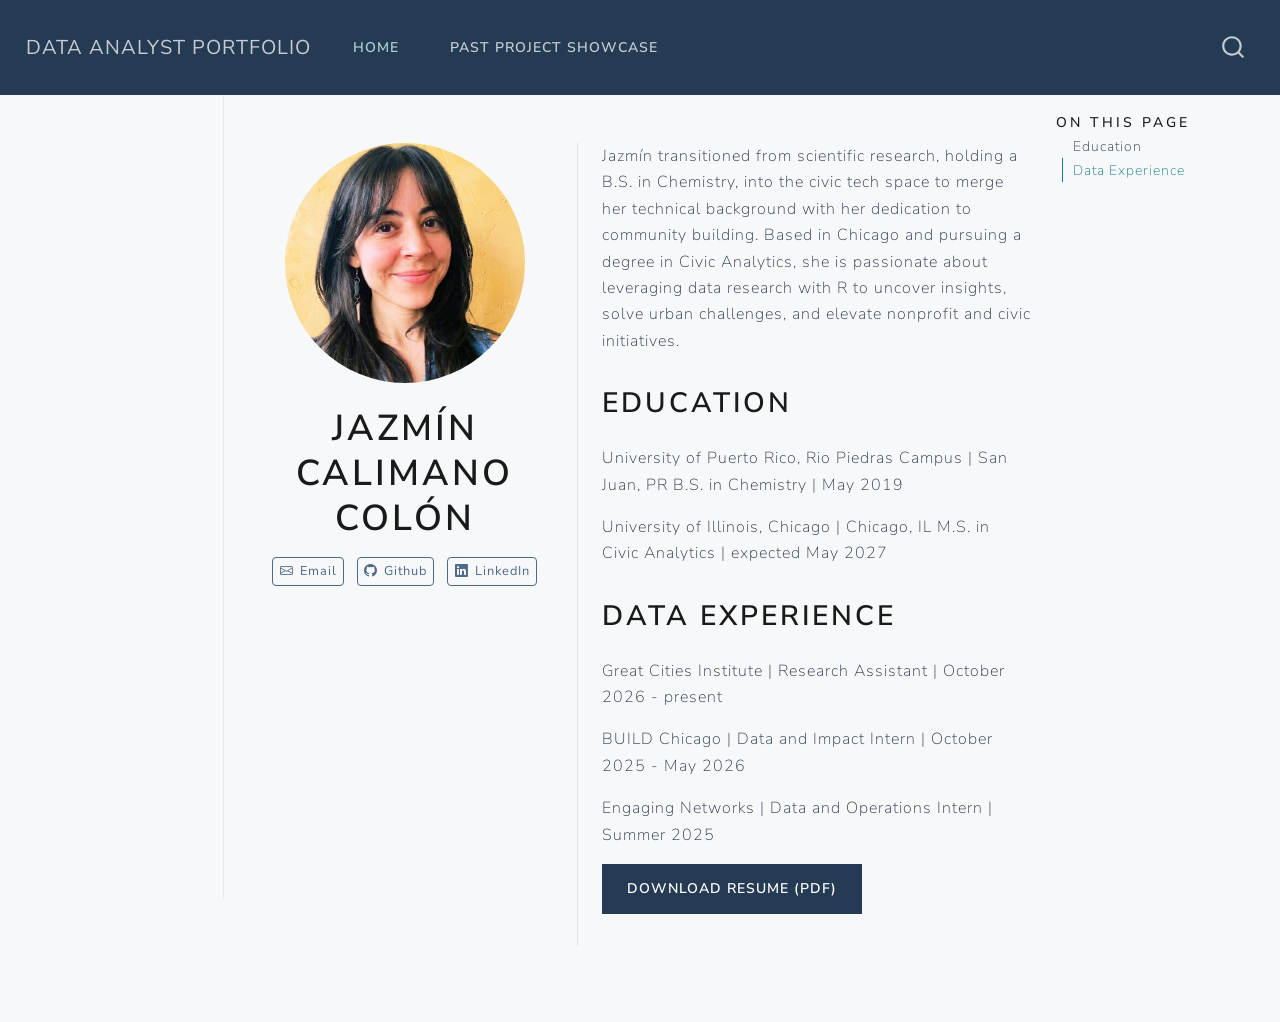
<file: docs/index.html>
<!DOCTYPE html>
<html xmlns="http://www.w3.org/1999/xhtml" lang="en" xml:lang="en"><head>

<meta charset="utf-8">
<meta name="generator" content="quarto-1.10.18">

<meta name="viewport" content="width=device-width, initial-scale=1.0, user-scalable=yes">


<title>Jazmín Calimano Colón – Data Analyst Portfolio</title>
<style>
/* Default styles provided by pandoc.
** See https://pandoc.org/MANUAL.html#variables-for-html for config info.
*/
span.smallcaps{font-variant: small-caps;}
div.columns{display: flex; gap: 1.5em;}
div.column{flex: auto;}
@media screen {
div.columns{gap: min(4vw, 1.5em);}
div.column{overflow-x: auto;}
}
div.hanging-indent{margin-left: 1.5em; text-indent: -1.5em;}
ul.task-list{list-style: none;}
ul.task-list li input[type="checkbox"] {
  width: 0.8em;
  margin: 0 0.8em 0.2em -1em; /* quarto-specific, see https://github.com/quarto-dev/quarto-cli/issues/4556 */ 
  vertical-align: middle;
}
</style>


<script src="site_libs/quarto-nav/quarto-nav.js"></script>
<script src="site_libs/quarto-nav/headroom.min.js"></script>
<script src="site_libs/clipboard/clipboard.min.js"></script>
<script src="site_libs/quarto-search/autocomplete.umd.js"></script>
<script src="site_libs/quarto-search/fuse.min.js"></script>
<script src="site_libs/quarto-search/quarto-search.js"></script>
<meta name="quarto:offset" content="./">
<script src="site_libs/quarto-html/quarto.js" type="module"></script>
<script src="site_libs/quarto-html/tabsets/tabsets.js" type="module"></script>
<script src="site_libs/quarto-html/popper.min.js"></script>
<script src="site_libs/quarto-html/tippy.umd.min.js"></script>
<link href="site_libs/quarto-html/tippy.css" rel="stylesheet">
<link href="site_libs/quarto-html/quarto-syntax-highlighting-64a204ab8560d761af7679ceaba22944.css" rel="stylesheet" id="quarto-text-highlighting-styles">
<script src="site_libs/bootstrap/bootstrap.min.js"></script>
<link href="site_libs/bootstrap/bootstrap-icons.css" rel="stylesheet">
<link href="site_libs/bootstrap/bootstrap-ba2edb71e77204fa17fefb20721de3a7.min.css" rel="stylesheet" append-hash="true" id="quarto-bootstrap" data-mode="light">
<script id="quarto-search-options" type="application/json">{
  "location": "navbar",
  "copy-button": false,
  "collapse-after": 3,
  "panel-placement": "end",
  "type": "overlay",
  "limit": 50,
  "keyboard-shortcut": [
    "f",
    "/",
    "s"
  ],
  "show-item-context": false,
  "language": {
    "search-no-results-text": "No results",
    "search-matching-documents-text": "matching documents",
    "search-copy-link-title": "Copy link to search",
    "search-hide-matches-text": "Hide additional matches",
    "search-more-match-text": "more match in this document",
    "search-more-matches-text": "more matches in this document",
    "search-clear-button-title": "Clear",
    "search-text-placeholder": "",
    "search-detached-cancel-button-title": "Cancel",
    "search-submit-button-title": "Submit",
    "search-label": "Search"
  }
}</script>


<link rel="stylesheet" href="styles.css">
</head>

<body class="nav-sidebar docked nav-fixed quarto-light">

<div id="quarto-search-results"></div>
  <header id="quarto-header" class="headroom fixed-top">
    <nav class="navbar navbar-expand-lg " data-bs-theme="dark">
      <div class="navbar-container container-fluid">
      <div class="navbar-brand-container mx-auto">
    <a class="navbar-brand" href="./index.html">
    <span class="navbar-title">Data Analyst Portfolio</span>
    </a>
  </div>
            <div id="quarto-search" class="" title="Search"></div>
          <button class="navbar-toggler" type="button" data-bs-toggle="collapse" data-bs-target="#navbarCollapse" aria-controls="navbarCollapse" role="menu" aria-expanded="false" aria-label="Toggle navigation" onclick="if (window.quartoToggleHeadroom) { window.quartoToggleHeadroom(); }">
  <span class="navbar-toggler-icon"></span>
</button>
          <div class="collapse navbar-collapse" id="navbarCollapse">
            <ul class="navbar-nav navbar-nav-scroll me-auto">
  <li class="nav-item">
    <a class="nav-link active" href="./index.html" aria-current="page"> 
<span class="menu-text">Home</span></a>
  </li>  
  <li class="nav-item">
    <a class="nav-link" href="./past_projects.html"> 
<span class="menu-text">Past Project Showcase</span></a>
  </li>  
</ul>
          </div> <!-- /navcollapse -->
            <div class="quarto-navbar-tools">
</div>
      </div> <!-- /container-fluid -->
    </nav>
  <nav class="quarto-secondary-nav">
    <div class="container-fluid d-flex">
      <button type="button" class="quarto-btn-toggle btn" data-bs-toggle="collapse" role="button" data-bs-target=".quarto-sidebar-collapse-item" aria-controls="quarto-sidebar" aria-expanded="false" aria-label="Toggle sidebar navigation" onclick="if (window.quartoToggleHeadroom) { window.quartoToggleHeadroom(); }">
        <i class="bi bi-layout-text-sidebar-reverse"></i>
      </button>
        <nav class="quarto-page-breadcrumbs" aria-label="breadcrumb"><ol class="breadcrumb"><li class="breadcrumb-item">Jazmín Calimano Colón</li></ol></nav>
        <a class="flex-grow-1" role="navigation" data-bs-toggle="collapse" data-bs-target=".quarto-sidebar-collapse-item" aria-controls="quarto-sidebar" aria-expanded="false" aria-label="Toggle sidebar navigation" onclick="if (window.quartoToggleHeadroom) { window.quartoToggleHeadroom(); }">      
        </a>
      <button type="button" class="btn quarto-search-button" aria-label="Search" onclick="window.quartoOpenSearch();">
        <i class="bi bi-search"></i>
      </button>
    </div>
  </nav>
</header>
<!-- content -->
<div id="quarto-content" class="quarto-container page-columns page-rows-contents page-layout-article page-navbar">
<!-- sidebar -->
  <nav id="quarto-sidebar" class="sidebar collapse collapse-horizontal quarto-sidebar-collapse-item sidebar-navigation docked overflow-auto">
        <div class="mt-2 flex-shrink-0 align-items-center">
        <div class="sidebar-search">
        <div id="quarto-search" class="" title="Search"></div>
        </div>
        </div>
</nav>
<div id="quarto-sidebar-glass" class="quarto-sidebar-collapse-item" data-bs-toggle="collapse" data-bs-target=".quarto-sidebar-collapse-item"></div>
<!-- margin-sidebar -->
    <div id="quarto-margin-sidebar" class="sidebar margin-sidebar">
        <nav id="TOC" role="doc-toc" class="toc-active">
    <h2 id="toc-title">On this page</h2>
  <ul>
  <li><a href="#education" id="toc-education" class="nav-link active" data-scroll-target="#education">Education</a></li>
  <li><a href="#data-experience" id="toc-data-experience" class="nav-link" data-scroll-target="#data-experience">Data Experience</a></li>
  </ul>
</nav>
    </div>
<!-- main -->
<div class="quarto-about-trestles">
  <div class="about-entity">
    <img src="profile.jpg" class="about-image
  round " style="height: 15em; width: 15em;">
<header id="title-block-header" class="quarto-title-block default">
<div class="quarto-title">
<h1 class="title">Jazmín Calimano Colón</h1>
</div>
<div class="quarto-title-meta">
  </div>
</header>
    <div class="about-links">
  <a href="mailto:jazmincalimano@gmail.com" class="about-link" rel="" target="">
    <i class="bi bi-envelope"></i>
     <span class="about-link-text">Email</span>
  </a>
  <a href="https://github.com/jazmin-coder" class="about-link" rel="" target="">
    <i class="bi bi-github"></i>
     <span class="about-link-text">Github</span>
  </a>
  <a href="https://www.linkedin.com/in/jcalimano/" class="about-link" rel="" target="">
    <i class="bi bi-linkedin"></i>
     <span class="about-link-text">LinkedIn</span>
  </a>
</div>
  </div>
  <div class="about-contents"><main class="content" id="quarto-document-content">

<p>Jazmín transitioned from scientific research, holding a B.S. in Chemistry, into the civic tech space to merge her technical background with her dedication to community building. Based in Chicago and pursuing a degree in Civic Analytics, she is passionate about leveraging data research with R to uncover insights, solve urban challenges, and elevate nonprofit and civic initiatives.</p>
<section id="education" class="level2">
<h2 data-anchor-id="education">Education</h2>
<p>University of Puerto Rico, Rio Piedras Campus | San Juan, PR B.S. in Chemistry | May 2019</p>
<p>University of Illinois, Chicago | Chicago, IL M.S. in Civic Analytics | expected May 2027</p>
</section>
<section id="data-experience" class="level2">
<h2 data-anchor-id="data-experience">Data Experience</h2>
<p>Great Cities Institute | Research Assistant | October 2026 - present</p>
<p>BUILD Chicago | Data and Impact Intern | October 2025 - May 2026</p>
<p>Engaging Networks | Data and Operations Intern | Summer 2025</p>
<p><a href="projects/resume.pdf" target="_blank" rel="noopener noreferrer" class="btn btn-primary"> Download Resume (PDF) </a></p>


</section>
</main></div>
</div>
 <!-- /main -->
<script id="quarto-html-after-body" type="application/javascript">
  window.document.addEventListener("DOMContentLoaded", function (event) {
    const isCodeAnnotation = (el) => {
      for (const clz of el.classList) {
        if (clz.startsWith('code-annotation-')) {                     
          return true;
        }
      }
      return false;
    }
    const onCopySuccess = function(e) {
      // button target
      const button = e.trigger;
      // don't keep focus
      button.blur();
      // flash "checked"
      button.classList.add('code-copy-button-checked');
      var currentTitle = button.getAttribute("title");
      button.setAttribute("title", "Copied!");
      let tooltip;
      if (window.bootstrap) {
        button.setAttribute("data-bs-toggle", "tooltip");
        button.setAttribute("data-bs-placement", "left");
        button.setAttribute("data-bs-title", "Copied!");
        tooltip = new bootstrap.Tooltip(button, 
          { trigger: "manual", 
            customClass: "code-copy-button-tooltip",
            offset: [0, -8]});
        tooltip.show();    
      }
      setTimeout(function() {
        if (tooltip) {
          tooltip.hide();
          button.removeAttribute("data-bs-title");
          button.removeAttribute("data-bs-toggle");
          button.removeAttribute("data-bs-placement");
        }
        button.setAttribute("title", currentTitle);
        button.classList.remove('code-copy-button-checked');
      }, 1000);
      // clear code selection
      e.clearSelection();
    }
    const getTextToCopy = function(trigger) {
      const outerScaffold = trigger.parentElement.cloneNode(true);
      const codeEl = outerScaffold.querySelector('code');
      for (const childEl of codeEl.children) {
        if (isCodeAnnotation(childEl)) {
          childEl.remove();
        }
      }
      return codeEl.innerText;
    }
    const clipboard = new window.ClipboardJS('.code-copy-button:not([data-in-quarto-modal])', {
      text: getTextToCopy
    });
    clipboard.on('success', onCopySuccess);
    if (window.document.getElementById('quarto-embedded-source-code-modal')) {
      const clipboardModal = new window.ClipboardJS('.code-copy-button[data-in-quarto-modal]', {
        text: getTextToCopy,
        container: window.document.getElementById('quarto-embedded-source-code-modal')
      });
      clipboardModal.on('success', onCopySuccess);
    }
      var localhostRegex = new RegExp(/^(?:http|https):\/\/localhost\:?[0-9]*\//);
      var mailtoRegex = new RegExp(/^mailto:/);
        var filterRegex = new RegExp('/' + window.location.host + '/');
      var isInternal = (href) => {
          return filterRegex.test(href) || localhostRegex.test(href) || mailtoRegex.test(href);
      }
      // Inspect non-navigation links and adorn them if external
     var links = window.document.querySelectorAll('a[href]:not(.nav-link):not(.navbar-brand):not(.toc-action):not(.sidebar-link):not(.sidebar-item-toggle):not(.pagination-link):not(.no-external):not([aria-hidden]):not(.dropdown-item):not(.quarto-navigation-tool):not(.about-link)');
      for (var i=0; i<links.length; i++) {
        const link = links[i];
        if (!isInternal(link.href)) {
          // undo the damage that might have been done by quarto-nav.js in the case of
          // links that we want to consider external
          if (link.dataset.originalHref !== undefined) {
            link.href = link.dataset.originalHref;
          }
        }
      }
    function tippyHover(el, contentFn, onTriggerFn, onUntriggerFn) {
      const config = {
        allowHTML: true,
        maxWidth: 500,
        delay: 100,
        arrow: false,
        appendTo: function(el) {
            return el.parentElement;
        },
        interactive: true,
        interactiveBorder: 10,
        theme: 'quarto',
        placement: 'bottom-start',
      };
      if (contentFn) {
        config.content = contentFn;
      }
      if (onTriggerFn) {
        config.onTrigger = onTriggerFn;
      }
      if (onUntriggerFn) {
        config.onUntrigger = onUntriggerFn;
      }
      window.tippy(el, config); 
    }
    const noterefs = window.document.querySelectorAll('a[role="doc-noteref"]');
    for (var i=0; i<noterefs.length; i++) {
      const ref = noterefs[i];
      tippyHover(ref, function() {
        // use id or data attribute instead here
        let href = ref.getAttribute('data-footnote-href') || ref.getAttribute('href');
        try { href = new URL(href).hash; } catch {}
        const id = href.replace(/^#\/?/, "");
        const note = window.document.getElementById(id);
        if (note) {
          return note.innerHTML;
        } else {
          return "";
        }
      });
    }
    const xrefs = window.document.querySelectorAll('a.quarto-xref');
    const processXRef = (id, note) => {
      // Strip column container classes
      const stripColumnClz = (el) => {
        el.classList.remove("page-full", "page-columns");
        if (el.children) {
          for (const child of el.children) {
            stripColumnClz(child);
          }
        }
      }
      stripColumnClz(note)
      if (id === null || id.startsWith('sec-')) {
        // Special case sections, only their first couple elements
        const container = document.createElement("div");
        if (note.children && note.children.length > 2) {
          container.appendChild(note.children[0].cloneNode(true));
          for (let i = 1; i < note.children.length; i++) {
            const child = note.children[i];
            if (child.tagName === "P" && child.innerText === "") {
              continue;
            } else {
              container.appendChild(child.cloneNode(true));
              break;
            }
          }
          if (window.Quarto?.typesetMath) {
            window.Quarto.typesetMath(container);
          }
          return container.innerHTML
        } else {
          if (window.Quarto?.typesetMath) {
            window.Quarto.typesetMath(note);
          }
          return note.innerHTML;
        }
      } else {
        // Remove any anchor links if they are present
        const anchorLink = note.querySelector('a.anchorjs-link');
        if (anchorLink) {
          anchorLink.remove();
        }
        if (window.Quarto?.typesetMath) {
          window.Quarto.typesetMath(note);
        }
        if (note.classList.contains("callout")) {
          return note.outerHTML;
        } else {
          return note.innerHTML;
        }
      }
    }
    for (var i=0; i<xrefs.length; i++) {
      const xref = xrefs[i];
      tippyHover(xref, undefined, function(instance) {
        instance.disable();
        let url = xref.getAttribute('href');
        let hash = undefined; 
        if (url.startsWith('#')) {
          hash = url;
        } else {
          try { hash = new URL(url).hash; } catch {}
        }
        if (hash) {
          const id = hash.replace(/^#\/?/, "");
          const note = window.document.getElementById(id);
          if (note !== null) {
            try {
              const html = processXRef(id, note.cloneNode(true));
              instance.setContent(html);
            } finally {
              instance.enable();
              instance.show();
            }
          } else {
            // See if we can fetch this
            fetch(url.split('#')[0])
            .then(res => res.text())
            .then(html => {
              const parser = new DOMParser();
              const htmlDoc = parser.parseFromString(html, "text/html");
              const note = htmlDoc.getElementById(id);
              if (note !== null) {
                const html = processXRef(id, note);
                instance.setContent(html);
              } 
            }).finally(() => {
              instance.enable();
              instance.show();
            });
          }
        } else {
          // See if we can fetch a full url (with no hash to target)
          // This is a special case and we should probably do some content thinning / targeting
          fetch(url)
          .then(res => res.text())
          .then(html => {
            const parser = new DOMParser();
            const htmlDoc = parser.parseFromString(html, "text/html");
            const note = htmlDoc.querySelector('main.content');
            if (note !== null) {
              // This should only happen for chapter cross references
              // (since there is no id in the URL)
              // remove the first header
              if (note.children.length > 0 && note.children[0].tagName === "HEADER") {
                note.children[0].remove();
              }
              const html = processXRef(null, note);
              instance.setContent(html);
            } 
          }).finally(() => {
            instance.enable();
            instance.show();
          });
        }
      }, function(instance) {
      });
    }
        let selectedAnnoteEl;
        const selectorForAnnotation = ( cell, annotation) => {
          let cellAttr = 'data-code-cell="' + cell + '"';
          let lineAttr = 'data-code-annotation="' +  annotation + '"';
          const selector = 'span[' + cellAttr + '][' + lineAttr + ']';
          return selector;
        }
        const selectCodeLines = (annoteEl) => {
          const doc = window.document;
          const targetCell = annoteEl.getAttribute("data-target-cell");
          const targetAnnotation = annoteEl.getAttribute("data-target-annotation");
          const annoteSpan = window.document.querySelector(selectorForAnnotation(targetCell, targetAnnotation));
          const lines = annoteSpan.getAttribute("data-code-lines").split(",");
          const lineIds = lines.map((line) => {
            return targetCell + "-" + line;
          })
          let top = null;
          let height = null;
          let parent = null;
          if (lineIds.length > 0) {
              //compute the position of the single el (top and bottom and make a div)
              const el = window.document.getElementById(lineIds[0]);
              top = el.offsetTop;
              height = el.offsetHeight;
              parent = el.parentElement.parentElement;
            if (lineIds.length > 1) {
              const lastEl = window.document.getElementById(lineIds[lineIds.length - 1]);
              const bottom = lastEl.offsetTop + lastEl.offsetHeight;
              height = bottom - top;
            }
            if (top !== null && height !== null && parent !== null) {
              // cook up a div (if necessary) and position it 
              let div = window.document.getElementById("code-annotation-line-highlight");
              if (div === null) {
                div = window.document.createElement("div");
                div.setAttribute("id", "code-annotation-line-highlight");
                div.style.position = 'absolute';
                parent.appendChild(div);
              }
              div.style.top = top - 2 + "px";
              div.style.height = height + 4 + "px";
              div.style.left = 0;
              let gutterDiv = window.document.getElementById("code-annotation-line-highlight-gutter");
              if (gutterDiv === null) {
                gutterDiv = window.document.createElement("div");
                gutterDiv.setAttribute("id", "code-annotation-line-highlight-gutter");
                gutterDiv.style.position = 'absolute';
                const codeCell = window.document.getElementById(targetCell);
                const gutter = codeCell.querySelector('.code-annotation-gutter');
                gutter.appendChild(gutterDiv);
              }
              gutterDiv.style.top = top - 2 + "px";
              gutterDiv.style.height = height + 4 + "px";
            }
            selectedAnnoteEl = annoteEl;
          }
        };
        const unselectCodeLines = () => {
          const elementsIds = ["code-annotation-line-highlight", "code-annotation-line-highlight-gutter"];
          elementsIds.forEach((elId) => {
            const div = window.document.getElementById(elId);
            if (div) {
              div.remove();
            }
          });
          selectedAnnoteEl = undefined;
        };
          // Handle positioning of the toggle
      window.addEventListener(
        "resize",
        throttle(() => {
          elRect = undefined;
          if (selectedAnnoteEl) {
            selectCodeLines(selectedAnnoteEl);
          }
        }, 10)
      );
      function throttle(fn, ms) {
      let throttle = false;
      let timer;
        return (...args) => {
          if(!throttle) { // first call gets through
              fn.apply(this, args);
              throttle = true;
          } else { // all the others get throttled
              if(timer) clearTimeout(timer); // cancel #2
              timer = setTimeout(() => {
                fn.apply(this, args);
                timer = throttle = false;
              }, ms);
          }
        };
      }
        // Attach click handler to the DT
        const annoteDls = window.document.querySelectorAll('dt[data-target-cell]');
        for (const annoteDlNode of annoteDls) {
          annoteDlNode.addEventListener('click', (event) => {
            const clickedEl = event.target;
            if (clickedEl !== selectedAnnoteEl) {
              unselectCodeLines();
              const activeEl = window.document.querySelector('dt[data-target-cell].code-annotation-active');
              if (activeEl) {
                activeEl.classList.remove('code-annotation-active');
              }
              selectCodeLines(clickedEl);
              clickedEl.classList.add('code-annotation-active');
            } else {
              // Unselect the line
              unselectCodeLines();
              clickedEl.classList.remove('code-annotation-active');
            }
          });
        }
    const findCites = (el) => {
      const parentEl = el.parentElement;
      if (parentEl) {
        const cites = parentEl.dataset.cites;
        if (cites) {
          return {
            el,
            cites: cites.split(' ')
          };
        } else {
          return findCites(el.parentElement)
        }
      } else {
        return undefined;
      }
    };
    var bibliorefs = window.document.querySelectorAll('a[role="doc-biblioref"]');
    for (var i=0; i<bibliorefs.length; i++) {
      const ref = bibliorefs[i];
      const citeInfo = findCites(ref);
      if (citeInfo) {
        tippyHover(citeInfo.el, function() {
          var popup = window.document.createElement('div');
          citeInfo.cites.forEach(function(cite) {
            var citeDiv = window.document.createElement('div');
            citeDiv.classList.add('hanging-indent');
            citeDiv.classList.add('csl-entry');
            var biblioDiv = window.document.getElementById('ref-' + cite);
            if (biblioDiv) {
              citeDiv.innerHTML = biblioDiv.innerHTML;
            }
            popup.appendChild(citeDiv);
          });
          return popup.innerHTML;
        });
      }
    }
  });
  </script>
</div> <!-- /content -->




</body></html>
</file>
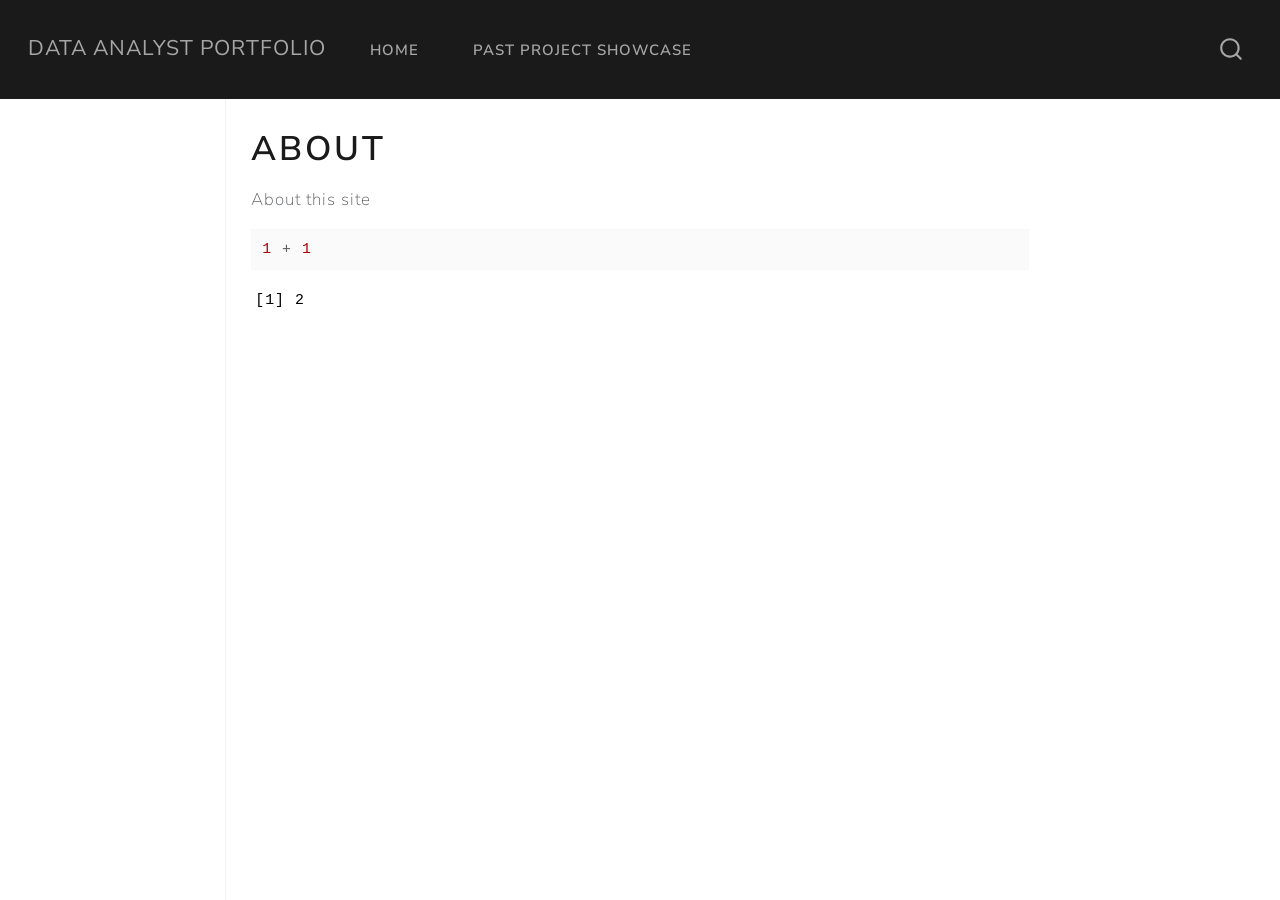
<file: docs/about.html>
<!DOCTYPE html>
<html xmlns="http://www.w3.org/1999/xhtml" lang="en" xml:lang="en"><head>

<meta charset="utf-8">
<meta name="generator" content="quarto-1.10.18">

<meta name="viewport" content="width=device-width, initial-scale=1.0, user-scalable=yes">


<title>About – Data Analyst Portfolio</title>
<style>
/* Default styles provided by pandoc.
** See https://pandoc.org/MANUAL.html#variables-for-html for config info.
*/
span.smallcaps{font-variant: small-caps;}
div.columns{display: flex; gap: 1.5em;}
div.column{flex: auto;}
@media screen {
div.columns{gap: min(4vw, 1.5em);}
div.column{overflow-x: auto;}
}
div.hanging-indent{margin-left: 1.5em; text-indent: -1.5em;}
ul.task-list{list-style: none;}
ul.task-list li input[type="checkbox"] {
  width: 0.8em;
  margin: 0 0.8em 0.2em -1em; /* quarto-specific, see https://github.com/quarto-dev/quarto-cli/issues/4556 */ 
  vertical-align: middle;
}
/* CSS for syntax highlighting */
html { -webkit-text-size-adjust: 100%; }
pre > code.sourceCode { white-space: pre; position: relative; }
pre > code.sourceCode > span { display: inline-block; line-height: 1.25; }
pre > code.sourceCode > span:empty { height: 1.2em; }
.sourceCode { overflow: visible; }
code.sourceCode > span { color: inherit; text-decoration: inherit; }
div.sourceCode { margin: 1em 0; }
pre.sourceCode { margin: 0; }
@media screen {
div.sourceCode { overflow: auto; }
}
@media print {
pre > code.sourceCode { white-space: pre-wrap; }
pre > code.sourceCode > span { text-indent: -5em; padding-left: 5em; }
}
pre.numberSource code
  { counter-reset: source-line 0; }
pre.numberSource code > span
  { position: relative; left: -4em; counter-increment: source-line; }
pre.numberSource code > span > a:first-child::before
  { content: counter(source-line);
    position: relative; left: -1em; text-align: right; vertical-align: baseline;
    border: none; display: inline-block;
    -webkit-touch-callout: none; -webkit-user-select: none;
    -khtml-user-select: none; -moz-user-select: none;
    -ms-user-select: none; user-select: none;
    padding: 0 4px; width: 4em;
  }
pre.numberSource { margin-left: 3em;  padding-left: 4px; }
div.sourceCode
  {   }
@media screen {
pre > code.sourceCode > span > a:first-child::before { text-decoration: underline; }
}
</style>


<script src="site_libs/quarto-nav/quarto-nav.js"></script>
<script src="site_libs/quarto-nav/headroom.min.js"></script>
<script src="site_libs/clipboard/clipboard.min.js"></script>
<script src="site_libs/quarto-search/autocomplete.umd.js"></script>
<script src="site_libs/quarto-search/fuse.min.js"></script>
<script src="site_libs/quarto-search/quarto-search.js"></script>
<meta name="quarto:offset" content="./">
<script src="site_libs/quarto-html/quarto.js" type="module"></script>
<script src="site_libs/quarto-html/tabsets/tabsets.js" type="module"></script>
<script src="site_libs/quarto-html/popper.min.js"></script>
<script src="site_libs/quarto-html/tippy.umd.min.js"></script>
<script src="site_libs/quarto-html/anchor.min.js"></script>
<link href="site_libs/quarto-html/tippy.css" rel="stylesheet">
<link href="site_libs/quarto-html/quarto-syntax-highlighting-64a204ab8560d761af7679ceaba22944.css" rel="stylesheet" id="quarto-text-highlighting-styles">
<script src="site_libs/bootstrap/bootstrap.min.js"></script>
<link href="site_libs/bootstrap/bootstrap-icons.css" rel="stylesheet">
<link href="site_libs/bootstrap/bootstrap-7991f3bb98fce7549334c30a36cc4b42.min.css" rel="stylesheet" append-hash="true" id="quarto-bootstrap" data-mode="light">
<script id="quarto-search-options" type="application/json">{
  "location": "navbar",
  "copy-button": false,
  "collapse-after": 3,
  "panel-placement": "end",
  "type": "overlay",
  "limit": 50,
  "keyboard-shortcut": [
    "f",
    "/",
    "s"
  ],
  "show-item-context": false,
  "language": {
    "search-no-results-text": "No results",
    "search-matching-documents-text": "matching documents",
    "search-copy-link-title": "Copy link to search",
    "search-hide-matches-text": "Hide additional matches",
    "search-more-match-text": "more match in this document",
    "search-more-matches-text": "more matches in this document",
    "search-clear-button-title": "Clear",
    "search-text-placeholder": "",
    "search-detached-cancel-button-title": "Cancel",
    "search-submit-button-title": "Submit",
    "search-label": "Search"
  }
}</script>


<link rel="stylesheet" href="styles.css">
</head>

<body class="nav-sidebar docked nav-fixed quarto-light">

<div id="quarto-search-results"></div>
  <header id="quarto-header" class="headroom fixed-top">
    <nav class="navbar navbar-expand-lg " data-bs-theme="dark">
      <div class="navbar-container container-fluid">
      <div class="navbar-brand-container mx-auto">
    <a class="navbar-brand" href="./index.html">
    <span class="navbar-title">Data Analyst Portfolio</span>
    </a>
  </div>
            <div id="quarto-search" class="" title="Search"></div>
          <button class="navbar-toggler" type="button" data-bs-toggle="collapse" data-bs-target="#navbarCollapse" aria-controls="navbarCollapse" role="menu" aria-expanded="false" aria-label="Toggle navigation" onclick="if (window.quartoToggleHeadroom) { window.quartoToggleHeadroom(); }">
  <span class="navbar-toggler-icon"></span>
</button>
          <div class="collapse navbar-collapse" id="navbarCollapse">
            <ul class="navbar-nav navbar-nav-scroll me-auto">
  <li class="nav-item">
    <a class="nav-link" href="./index.html"> 
<span class="menu-text">Home</span></a>
  </li>  
  <li class="nav-item">
    <a class="nav-link" href="./past_projects.html"> 
<span class="menu-text">Past Project Showcase</span></a>
  </li>  
</ul>
          </div> <!-- /navcollapse -->
            <div class="quarto-navbar-tools">
</div>
      </div> <!-- /container-fluid -->
    </nav>
  <nav class="quarto-secondary-nav">
    <div class="container-fluid d-flex">
      <button type="button" class="quarto-btn-toggle btn" data-bs-toggle="collapse" role="button" data-bs-target=".quarto-sidebar-collapse-item" aria-controls="quarto-sidebar" aria-expanded="false" aria-label="Toggle sidebar navigation" onclick="if (window.quartoToggleHeadroom) { window.quartoToggleHeadroom(); }">
        <i class="bi bi-layout-text-sidebar-reverse"></i>
      </button>
        <nav class="quarto-page-breadcrumbs" aria-label="breadcrumb"><ol class="breadcrumb"><li class="breadcrumb-item">About</li></ol></nav>
        <a class="flex-grow-1" role="navigation" data-bs-toggle="collapse" data-bs-target=".quarto-sidebar-collapse-item" aria-controls="quarto-sidebar" aria-expanded="false" aria-label="Toggle sidebar navigation" onclick="if (window.quartoToggleHeadroom) { window.quartoToggleHeadroom(); }">      
        </a>
      <button type="button" class="btn quarto-search-button" aria-label="Search" onclick="window.quartoOpenSearch();">
        <i class="bi bi-search"></i>
      </button>
    </div>
  </nav>
</header>
<!-- content -->
<div id="quarto-content" class="quarto-container page-columns page-rows-contents page-layout-article page-navbar">
<!-- sidebar -->
  <nav id="quarto-sidebar" class="sidebar collapse collapse-horizontal quarto-sidebar-collapse-item sidebar-navigation docked overflow-auto">
        <div class="mt-2 flex-shrink-0 align-items-center">
        <div class="sidebar-search">
        <div id="quarto-search" class="" title="Search"></div>
        </div>
        </div>
</nav>
<div id="quarto-sidebar-glass" class="quarto-sidebar-collapse-item" data-bs-toggle="collapse" data-bs-target=".quarto-sidebar-collapse-item"></div>
<!-- margin-sidebar -->
    <div id="quarto-margin-sidebar" class="sidebar margin-sidebar zindex-bottom">
        
    </div>
<!-- main -->
<main class="content" id="quarto-document-content">

<header id="title-block-header" class="quarto-title-block default">
<div class="quarto-title">
<h1 class="title">About</h1>
</div>



<div class="quarto-title-meta">

    
  
    
  </div>
  


</header>


<p>About this site</p>
<div class="cell">
<div class="code-copy-outer-scaffold"><div class="sourceCode cell-code" id="cb1"><pre class="sourceCode r code-with-copy"><code class="sourceCode r"><span id="cb1-1"><a href="#cb1-1" aria-hidden="true" tabindex="-1"></a><span class="dv">1</span> <span class="sc">+</span> <span class="dv">1</span></span></code></pre></div><button title="Copy to Clipboard" class="code-copy-button"><i class="bi"></i></button></div>
<div class="cell-output cell-output-stdout">
<pre><code>[1] 2</code></pre>
</div>
</div>



</main> <!-- /main -->
<script id="quarto-html-after-body" type="application/javascript">
  window.document.addEventListener("DOMContentLoaded", function (event) {
    const icon = "";
    const anchorJS = new window.AnchorJS();
    anchorJS.options = {
      placement: 'right',
      icon: icon
    };
    anchorJS.add('.anchored');
    const isCodeAnnotation = (el) => {
      for (const clz of el.classList) {
        if (clz.startsWith('code-annotation-')) {                     
          return true;
        }
      }
      return false;
    }
    const onCopySuccess = function(e) {
      // button target
      const button = e.trigger;
      // don't keep focus
      button.blur();
      // flash "checked"
      button.classList.add('code-copy-button-checked');
      var currentTitle = button.getAttribute("title");
      button.setAttribute("title", "Copied!");
      let tooltip;
      if (window.bootstrap) {
        button.setAttribute("data-bs-toggle", "tooltip");
        button.setAttribute("data-bs-placement", "left");
        button.setAttribute("data-bs-title", "Copied!");
        tooltip = new bootstrap.Tooltip(button, 
          { trigger: "manual", 
            customClass: "code-copy-button-tooltip",
            offset: [0, -8]});
        tooltip.show();    
      }
      setTimeout(function() {
        if (tooltip) {
          tooltip.hide();
          button.removeAttribute("data-bs-title");
          button.removeAttribute("data-bs-toggle");
          button.removeAttribute("data-bs-placement");
        }
        button.setAttribute("title", currentTitle);
        button.classList.remove('code-copy-button-checked');
      }, 1000);
      // clear code selection
      e.clearSelection();
    }
    const getTextToCopy = function(trigger) {
      const outerScaffold = trigger.parentElement.cloneNode(true);
      const codeEl = outerScaffold.querySelector('code');
      for (const childEl of codeEl.children) {
        if (isCodeAnnotation(childEl)) {
          childEl.remove();
        }
      }
      return codeEl.innerText;
    }
    const clipboard = new window.ClipboardJS('.code-copy-button:not([data-in-quarto-modal])', {
      text: getTextToCopy
    });
    clipboard.on('success', onCopySuccess);
    if (window.document.getElementById('quarto-embedded-source-code-modal')) {
      const clipboardModal = new window.ClipboardJS('.code-copy-button[data-in-quarto-modal]', {
        text: getTextToCopy,
        container: window.document.getElementById('quarto-embedded-source-code-modal')
      });
      clipboardModal.on('success', onCopySuccess);
    }
      var localhostRegex = new RegExp(/^(?:http|https):\/\/localhost\:?[0-9]*\//);
      var mailtoRegex = new RegExp(/^mailto:/);
        var filterRegex = new RegExp('/' + window.location.host + '/');
      var isInternal = (href) => {
          return filterRegex.test(href) || localhostRegex.test(href) || mailtoRegex.test(href);
      }
      // Inspect non-navigation links and adorn them if external
     var links = window.document.querySelectorAll('a[href]:not(.nav-link):not(.navbar-brand):not(.toc-action):not(.sidebar-link):not(.sidebar-item-toggle):not(.pagination-link):not(.no-external):not([aria-hidden]):not(.dropdown-item):not(.quarto-navigation-tool):not(.about-link)');
      for (var i=0; i<links.length; i++) {
        const link = links[i];
        if (!isInternal(link.href)) {
          // undo the damage that might have been done by quarto-nav.js in the case of
          // links that we want to consider external
          if (link.dataset.originalHref !== undefined) {
            link.href = link.dataset.originalHref;
          }
        }
      }
    function tippyHover(el, contentFn, onTriggerFn, onUntriggerFn) {
      const config = {
        allowHTML: true,
        maxWidth: 500,
        delay: 100,
        arrow: false,
        appendTo: function(el) {
            return el.parentElement;
        },
        interactive: true,
        interactiveBorder: 10,
        theme: 'quarto',
        placement: 'bottom-start',
      };
      if (contentFn) {
        config.content = contentFn;
      }
      if (onTriggerFn) {
        config.onTrigger = onTriggerFn;
      }
      if (onUntriggerFn) {
        config.onUntrigger = onUntriggerFn;
      }
      window.tippy(el, config); 
    }
    const noterefs = window.document.querySelectorAll('a[role="doc-noteref"]');
    for (var i=0; i<noterefs.length; i++) {
      const ref = noterefs[i];
      tippyHover(ref, function() {
        // use id or data attribute instead here
        let href = ref.getAttribute('data-footnote-href') || ref.getAttribute('href');
        try { href = new URL(href).hash; } catch {}
        const id = href.replace(/^#\/?/, "");
        const note = window.document.getElementById(id);
        if (note) {
          return note.innerHTML;
        } else {
          return "";
        }
      });
    }
    const xrefs = window.document.querySelectorAll('a.quarto-xref');
    const processXRef = (id, note) => {
      // Strip column container classes
      const stripColumnClz = (el) => {
        el.classList.remove("page-full", "page-columns");
        if (el.children) {
          for (const child of el.children) {
            stripColumnClz(child);
          }
        }
      }
      stripColumnClz(note)
      if (id === null || id.startsWith('sec-')) {
        // Special case sections, only their first couple elements
        const container = document.createElement("div");
        if (note.children && note.children.length > 2) {
          container.appendChild(note.children[0].cloneNode(true));
          for (let i = 1; i < note.children.length; i++) {
            const child = note.children[i];
            if (child.tagName === "P" && child.innerText === "") {
              continue;
            } else {
              container.appendChild(child.cloneNode(true));
              break;
            }
          }
          if (window.Quarto?.typesetMath) {
            window.Quarto.typesetMath(container);
          }
          return container.innerHTML
        } else {
          if (window.Quarto?.typesetMath) {
            window.Quarto.typesetMath(note);
          }
          return note.innerHTML;
        }
      } else {
        // Remove any anchor links if they are present
        const anchorLink = note.querySelector('a.anchorjs-link');
        if (anchorLink) {
          anchorLink.remove();
        }
        if (window.Quarto?.typesetMath) {
          window.Quarto.typesetMath(note);
        }
        if (note.classList.contains("callout")) {
          return note.outerHTML;
        } else {
          return note.innerHTML;
        }
      }
    }
    for (var i=0; i<xrefs.length; i++) {
      const xref = xrefs[i];
      tippyHover(xref, undefined, function(instance) {
        instance.disable();
        let url = xref.getAttribute('href');
        let hash = undefined; 
        if (url.startsWith('#')) {
          hash = url;
        } else {
          try { hash = new URL(url).hash; } catch {}
        }
        if (hash) {
          const id = hash.replace(/^#\/?/, "");
          const note = window.document.getElementById(id);
          if (note !== null) {
            try {
              const html = processXRef(id, note.cloneNode(true));
              instance.setContent(html);
            } finally {
              instance.enable();
              instance.show();
            }
          } else {
            // See if we can fetch this
            fetch(url.split('#')[0])
            .then(res => res.text())
            .then(html => {
              const parser = new DOMParser();
              const htmlDoc = parser.parseFromString(html, "text/html");
              const note = htmlDoc.getElementById(id);
              if (note !== null) {
                const html = processXRef(id, note);
                instance.setContent(html);
              } 
            }).finally(() => {
              instance.enable();
              instance.show();
            });
          }
        } else {
          // See if we can fetch a full url (with no hash to target)
          // This is a special case and we should probably do some content thinning / targeting
          fetch(url)
          .then(res => res.text())
          .then(html => {
            const parser = new DOMParser();
            const htmlDoc = parser.parseFromString(html, "text/html");
            const note = htmlDoc.querySelector('main.content');
            if (note !== null) {
              // This should only happen for chapter cross references
              // (since there is no id in the URL)
              // remove the first header
              if (note.children.length > 0 && note.children[0].tagName === "HEADER") {
                note.children[0].remove();
              }
              const html = processXRef(null, note);
              instance.setContent(html);
            } 
          }).finally(() => {
            instance.enable();
            instance.show();
          });
        }
      }, function(instance) {
      });
    }
        let selectedAnnoteEl;
        const selectorForAnnotation = ( cell, annotation) => {
          let cellAttr = 'data-code-cell="' + cell + '"';
          let lineAttr = 'data-code-annotation="' +  annotation + '"';
          const selector = 'span[' + cellAttr + '][' + lineAttr + ']';
          return selector;
        }
        const selectCodeLines = (annoteEl) => {
          const doc = window.document;
          const targetCell = annoteEl.getAttribute("data-target-cell");
          const targetAnnotation = annoteEl.getAttribute("data-target-annotation");
          const annoteSpan = window.document.querySelector(selectorForAnnotation(targetCell, targetAnnotation));
          const lines = annoteSpan.getAttribute("data-code-lines").split(",");
          const lineIds = lines.map((line) => {
            return targetCell + "-" + line;
          })
          let top = null;
          let height = null;
          let parent = null;
          if (lineIds.length > 0) {
              //compute the position of the single el (top and bottom and make a div)
              const el = window.document.getElementById(lineIds[0]);
              top = el.offsetTop;
              height = el.offsetHeight;
              parent = el.parentElement.parentElement;
            if (lineIds.length > 1) {
              const lastEl = window.document.getElementById(lineIds[lineIds.length - 1]);
              const bottom = lastEl.offsetTop + lastEl.offsetHeight;
              height = bottom - top;
            }
            if (top !== null && height !== null && parent !== null) {
              // cook up a div (if necessary) and position it 
              let div = window.document.getElementById("code-annotation-line-highlight");
              if (div === null) {
                div = window.document.createElement("div");
                div.setAttribute("id", "code-annotation-line-highlight");
                div.style.position = 'absolute';
                parent.appendChild(div);
              }
              div.style.top = top - 2 + "px";
              div.style.height = height + 4 + "px";
              div.style.left = 0;
              let gutterDiv = window.document.getElementById("code-annotation-line-highlight-gutter");
              if (gutterDiv === null) {
                gutterDiv = window.document.createElement("div");
                gutterDiv.setAttribute("id", "code-annotation-line-highlight-gutter");
                gutterDiv.style.position = 'absolute';
                const codeCell = window.document.getElementById(targetCell);
                const gutter = codeCell.querySelector('.code-annotation-gutter');
                gutter.appendChild(gutterDiv);
              }
              gutterDiv.style.top = top - 2 + "px";
              gutterDiv.style.height = height + 4 + "px";
            }
            selectedAnnoteEl = annoteEl;
          }
        };
        const unselectCodeLines = () => {
          const elementsIds = ["code-annotation-line-highlight", "code-annotation-line-highlight-gutter"];
          elementsIds.forEach((elId) => {
            const div = window.document.getElementById(elId);
            if (div) {
              div.remove();
            }
          });
          selectedAnnoteEl = undefined;
        };
          // Handle positioning of the toggle
      window.addEventListener(
        "resize",
        throttle(() => {
          elRect = undefined;
          if (selectedAnnoteEl) {
            selectCodeLines(selectedAnnoteEl);
          }
        }, 10)
      );
      function throttle(fn, ms) {
      let throttle = false;
      let timer;
        return (...args) => {
          if(!throttle) { // first call gets through
              fn.apply(this, args);
              throttle = true;
          } else { // all the others get throttled
              if(timer) clearTimeout(timer); // cancel #2
              timer = setTimeout(() => {
                fn.apply(this, args);
                timer = throttle = false;
              }, ms);
          }
        };
      }
        // Attach click handler to the DT
        const annoteDls = window.document.querySelectorAll('dt[data-target-cell]');
        for (const annoteDlNode of annoteDls) {
          annoteDlNode.addEventListener('click', (event) => {
            const clickedEl = event.target;
            if (clickedEl !== selectedAnnoteEl) {
              unselectCodeLines();
              const activeEl = window.document.querySelector('dt[data-target-cell].code-annotation-active');
              if (activeEl) {
                activeEl.classList.remove('code-annotation-active');
              }
              selectCodeLines(clickedEl);
              clickedEl.classList.add('code-annotation-active');
            } else {
              // Unselect the line
              unselectCodeLines();
              clickedEl.classList.remove('code-annotation-active');
            }
          });
        }
    const findCites = (el) => {
      const parentEl = el.parentElement;
      if (parentEl) {
        const cites = parentEl.dataset.cites;
        if (cites) {
          return {
            el,
            cites: cites.split(' ')
          };
        } else {
          return findCites(el.parentElement)
        }
      } else {
        return undefined;
      }
    };
    var bibliorefs = window.document.querySelectorAll('a[role="doc-biblioref"]');
    for (var i=0; i<bibliorefs.length; i++) {
      const ref = bibliorefs[i];
      const citeInfo = findCites(ref);
      if (citeInfo) {
        tippyHover(citeInfo.el, function() {
          var popup = window.document.createElement('div');
          citeInfo.cites.forEach(function(cite) {
            var citeDiv = window.document.createElement('div');
            citeDiv.classList.add('hanging-indent');
            citeDiv.classList.add('csl-entry');
            var biblioDiv = window.document.getElementById('ref-' + cite);
            if (biblioDiv) {
              citeDiv.innerHTML = biblioDiv.innerHTML;
            }
            popup.appendChild(citeDiv);
          });
          return popup.innerHTML;
        });
      }
    }
  });
  </script>
</div> <!-- /content -->




</body></html>
</file>
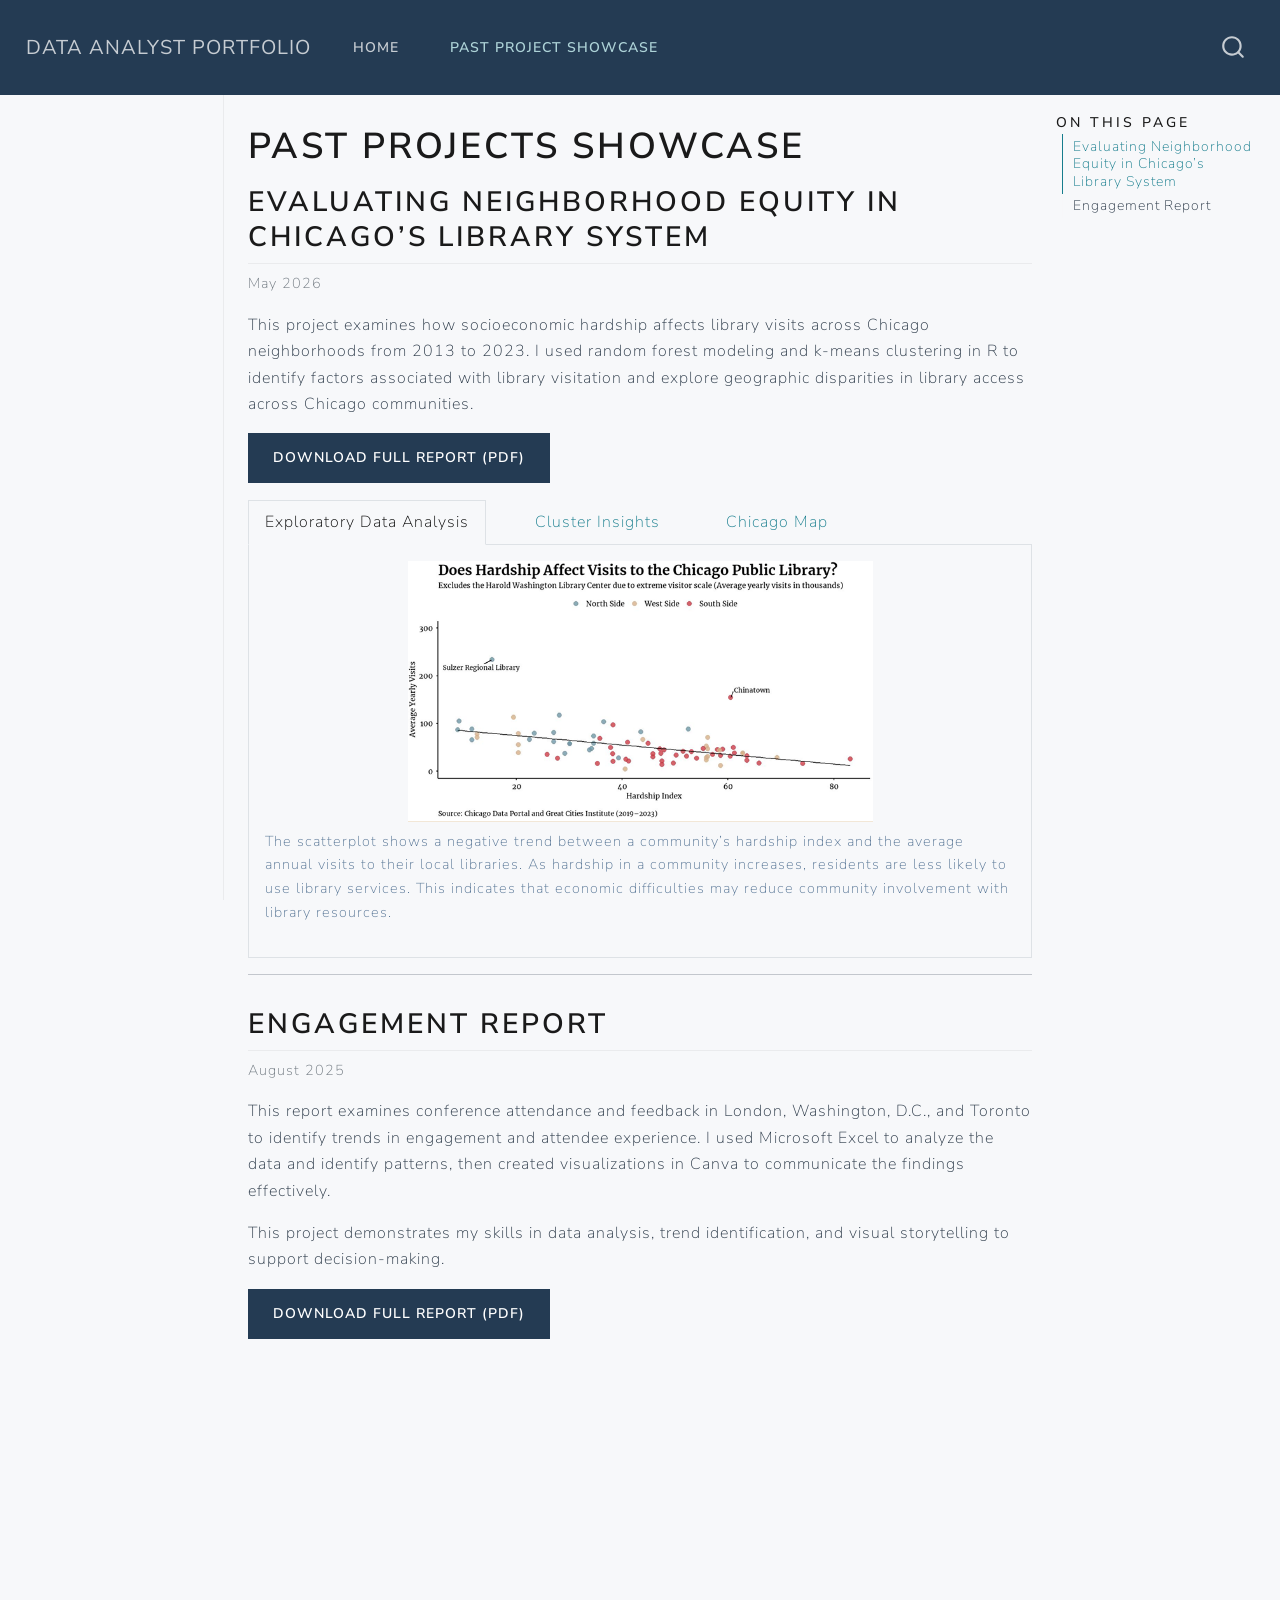
<file: docs/past_projects.html>
<!DOCTYPE html>
<html xmlns="http://www.w3.org/1999/xhtml" lang="en" xml:lang="en"><head>

<meta charset="utf-8">
<meta name="generator" content="quarto-1.10.18">

<meta name="viewport" content="width=device-width, initial-scale=1.0, user-scalable=yes">


<title>Past Projects Showcase – Data Analyst Portfolio</title>
<style>
/* Default styles provided by pandoc.
** See https://pandoc.org/MANUAL.html#variables-for-html for config info.
*/
span.smallcaps{font-variant: small-caps;}
div.columns{display: flex; gap: 1.5em;}
div.column{flex: auto;}
@media screen {
div.columns{gap: min(4vw, 1.5em);}
div.column{overflow-x: auto;}
}
div.hanging-indent{margin-left: 1.5em; text-indent: -1.5em;}
ul.task-list{list-style: none;}
ul.task-list li input[type="checkbox"] {
  width: 0.8em;
  margin: 0 0.8em 0.2em -1em; /* quarto-specific, see https://github.com/quarto-dev/quarto-cli/issues/4556 */ 
  vertical-align: middle;
}
</style>


<script src="site_libs/quarto-nav/quarto-nav.js"></script>
<script src="site_libs/quarto-nav/headroom.min.js"></script>
<script src="site_libs/clipboard/clipboard.min.js"></script>
<script src="site_libs/quarto-search/autocomplete.umd.js"></script>
<script src="site_libs/quarto-search/fuse.min.js"></script>
<script src="site_libs/quarto-search/quarto-search.js"></script>
<meta name="quarto:offset" content="./">
<script src="site_libs/quarto-html/quarto.js" type="module"></script>
<script src="site_libs/quarto-html/tabsets/tabsets.js" type="module"></script>
<script src="site_libs/quarto-html/popper.min.js"></script>
<script src="site_libs/quarto-html/tippy.umd.min.js"></script>
<script src="site_libs/quarto-html/anchor.min.js"></script>
<link href="site_libs/quarto-html/tippy.css" rel="stylesheet">
<link href="site_libs/quarto-html/quarto-syntax-highlighting-64a204ab8560d761af7679ceaba22944.css" rel="stylesheet" id="quarto-text-highlighting-styles">
<script src="site_libs/bootstrap/bootstrap.min.js"></script>
<link href="site_libs/bootstrap/bootstrap-icons.css" rel="stylesheet">
<link href="site_libs/bootstrap/bootstrap-ba2edb71e77204fa17fefb20721de3a7.min.css" rel="stylesheet" append-hash="true" id="quarto-bootstrap" data-mode="light">
<script id="quarto-search-options" type="application/json">{
  "location": "navbar",
  "copy-button": false,
  "collapse-after": 3,
  "panel-placement": "end",
  "type": "overlay",
  "limit": 50,
  "keyboard-shortcut": [
    "f",
    "/",
    "s"
  ],
  "show-item-context": false,
  "language": {
    "search-no-results-text": "No results",
    "search-matching-documents-text": "matching documents",
    "search-copy-link-title": "Copy link to search",
    "search-hide-matches-text": "Hide additional matches",
    "search-more-match-text": "more match in this document",
    "search-more-matches-text": "more matches in this document",
    "search-clear-button-title": "Clear",
    "search-text-placeholder": "",
    "search-detached-cancel-button-title": "Cancel",
    "search-submit-button-title": "Submit",
    "search-label": "Search"
  }
}</script>


<link rel="stylesheet" href="styles.css">
</head>

<body class="nav-sidebar docked nav-fixed quarto-light">

<div id="quarto-search-results"></div>
  <header id="quarto-header" class="headroom fixed-top">
    <nav class="navbar navbar-expand-lg " data-bs-theme="dark">
      <div class="navbar-container container-fluid">
      <div class="navbar-brand-container mx-auto">
    <a class="navbar-brand" href="./index.html">
    <span class="navbar-title">Data Analyst Portfolio</span>
    </a>
  </div>
            <div id="quarto-search" class="" title="Search"></div>
          <button class="navbar-toggler" type="button" data-bs-toggle="collapse" data-bs-target="#navbarCollapse" aria-controls="navbarCollapse" role="menu" aria-expanded="false" aria-label="Toggle navigation" onclick="if (window.quartoToggleHeadroom) { window.quartoToggleHeadroom(); }">
  <span class="navbar-toggler-icon"></span>
</button>
          <div class="collapse navbar-collapse" id="navbarCollapse">
            <ul class="navbar-nav navbar-nav-scroll me-auto">
  <li class="nav-item">
    <a class="nav-link" href="./index.html"> 
<span class="menu-text">Home</span></a>
  </li>  
  <li class="nav-item">
    <a class="nav-link active" href="./past_projects.html" aria-current="page"> 
<span class="menu-text">Past Project Showcase</span></a>
  </li>  
</ul>
          </div> <!-- /navcollapse -->
            <div class="quarto-navbar-tools">
</div>
      </div> <!-- /container-fluid -->
    </nav>
  <nav class="quarto-secondary-nav">
    <div class="container-fluid d-flex">
      <button type="button" class="quarto-btn-toggle btn" data-bs-toggle="collapse" role="button" data-bs-target=".quarto-sidebar-collapse-item" aria-controls="quarto-sidebar" aria-expanded="false" aria-label="Toggle sidebar navigation" onclick="if (window.quartoToggleHeadroom) { window.quartoToggleHeadroom(); }">
        <i class="bi bi-layout-text-sidebar-reverse"></i>
      </button>
        <nav class="quarto-page-breadcrumbs" aria-label="breadcrumb"><ol class="breadcrumb"><li class="breadcrumb-item">Past Projects Showcase</li></ol></nav>
        <a class="flex-grow-1" role="navigation" data-bs-toggle="collapse" data-bs-target=".quarto-sidebar-collapse-item" aria-controls="quarto-sidebar" aria-expanded="false" aria-label="Toggle sidebar navigation" onclick="if (window.quartoToggleHeadroom) { window.quartoToggleHeadroom(); }">      
        </a>
      <button type="button" class="btn quarto-search-button" aria-label="Search" onclick="window.quartoOpenSearch();">
        <i class="bi bi-search"></i>
      </button>
    </div>
  </nav>
</header>
<!-- content -->
<div id="quarto-content" class="quarto-container page-columns page-rows-contents page-layout-article page-navbar">
<!-- sidebar -->
  <nav id="quarto-sidebar" class="sidebar collapse collapse-horizontal quarto-sidebar-collapse-item sidebar-navigation docked overflow-auto">
        <div class="mt-2 flex-shrink-0 align-items-center">
        <div class="sidebar-search">
        <div id="quarto-search" class="" title="Search"></div>
        </div>
        </div>
</nav>
<div id="quarto-sidebar-glass" class="quarto-sidebar-collapse-item" data-bs-toggle="collapse" data-bs-target=".quarto-sidebar-collapse-item"></div>
<!-- margin-sidebar -->
    <div id="quarto-margin-sidebar" class="sidebar margin-sidebar">
        <nav id="TOC" role="doc-toc" class="toc-active">
    <h2 id="toc-title">On this page</h2>
   
  <ul>
  <li><a href="#evaluating-neighborhood-equity-in-chicagos-library-system" id="toc-evaluating-neighborhood-equity-in-chicagos-library-system" class="nav-link active" data-scroll-target="#evaluating-neighborhood-equity-in-chicagos-library-system">Evaluating Neighborhood Equity in Chicago’s Library System</a></li>
  <li><a href="#engagement-report" id="toc-engagement-report" class="nav-link" data-scroll-target="#engagement-report">Engagement Report</a></li>
  </ul>
</nav>
    </div>
<!-- main -->
<main class="content" id="quarto-document-content">

<header id="title-block-header" class="quarto-title-block default">
<div class="quarto-title">
<h1 class="title">Past Projects Showcase</h1>
</div>



<div class="quarto-title-meta">

    
  
    
  </div>
  


</header>


<section id="evaluating-neighborhood-equity-in-chicagos-library-system" class="level2">
<h2 class="anchored" data-anchor-id="evaluating-neighborhood-equity-in-chicagos-library-system">Evaluating Neighborhood Equity in Chicago’s Library System</h2>
<p class="project-meta">
May 2026
</p>
<p>This project examines how socioeconomic hardship affects library visits across Chicago neighborhoods from 2013 to 2023. I used random forest modeling and k-means clustering in R to identify factors associated with library visitation and explore geographic disparities in library access across Chicago communities.</p>
<p><a href="projects/ml_report2025.pdf" target="_blank" rel="noopener noreferrer" class="btn btn-primary"> Download Full Report (PDF) </a></p>
<div class="tabset-margin-container"></div><div class="panel-tabset">
<ul class="nav nav-tabs" role="tablist"><li class="nav-item" role="presentation"><a class="nav-link active" id="tabset-1-1-tab" data-bs-toggle="tab" data-bs-target="#tabset-1-1" role="tab" aria-controls="tabset-1-1" aria-selected="true" href="">Exploratory Data Analysis</a></li><li class="nav-item" role="presentation"><a class="nav-link" id="tabset-1-2-tab" data-bs-toggle="tab" data-bs-target="#tabset-1-2" role="tab" aria-controls="tabset-1-2" aria-selected="false" href="">Cluster Insights</a></li><li class="nav-item" role="presentation"><a class="nav-link" id="tabset-1-3-tab" data-bs-toggle="tab" data-bs-target="#tabset-1-3" role="tab" aria-controls="tabset-1-3" aria-selected="false" href="">Chicago Map</a></li></ul>
<div class="tab-content">
<div id="tabset-1-1" class="tab-pane active" role="tabpanel" aria-labelledby="tabset-1-1-tab">
<div class="quarto-figure quarto-figure-center">
<figure class="figure">
<p><img src="images/graph1.png" class="img-fluid figure-img" style="width:62.0%"></p>
<figcaption>The scatterplot shows a negative trend between a community’s hardship index and the average annual visits to their local libraries. As hardship in a community increases, residents are less likely to use library services. This indicates that economic difficulties may reduce community involvement with library resources.</figcaption>
</figure>
</div>
</div>
<div id="tabset-1-2" class="tab-pane" role="tabpanel" aria-labelledby="tabset-1-2-tab">
<div class="quarto-figure quarto-figure-center">
<figure class="figure">
<p><img src="images/graph2.png" class="img-fluid figure-img" style="width:57.0%"></p>
<figcaption>This chart shows how the three clusters compare to the city average.</figcaption>
</figure>
</div>
</div>
<div id="tabset-1-3" class="tab-pane" role="tabpanel" aria-labelledby="tabset-1-3-tab">
<div class="quarto-figure quarto-figure-center">
<figure class="figure">
<p><img src="images/plot_map.png" class="img-fluid figure-img" style="width:62.0%"></p>
<figcaption>Spatial distribution of clusters using Leaflet.</figcaption>
</figure>
</div>
</div>
</div>
</div>
<hr>
</section>
<section id="engagement-report" class="level2">
<h2 class="anchored" data-anchor-id="engagement-report">Engagement Report</h2>
<p class="project-meta">
August 2025
</p>
<p>This report examines conference attendance and feedback in London, Washington, D.C., and Toronto to identify trends in engagement and attendee experience. I used Microsoft Excel to analyze the data and identify patterns, then created visualizations in Canva to communicate the findings effectively.</p>
<p>This project demonstrates my skills in data analysis, trend identification, and visual storytelling to support decision-making.</p>
<p><a href="projects/encc_report.pdf" target="_blank" rel="noopener noreferrer" class="btn btn-primary"> Download Full Report (PDF) </a></p>
<iframe src="projects/encc_report.pdf" width="100%" height="800" style="border: none;">
</iframe>


</section>

</main> <!-- /main -->
<script id="quarto-html-after-body" type="application/javascript">
  window.document.addEventListener("DOMContentLoaded", function (event) {
    const icon = "";
    const anchorJS = new window.AnchorJS();
    anchorJS.options = {
      placement: 'right',
      icon: icon
    };
    anchorJS.add('.anchored');
    const isCodeAnnotation = (el) => {
      for (const clz of el.classList) {
        if (clz.startsWith('code-annotation-')) {                     
          return true;
        }
      }
      return false;
    }
    const onCopySuccess = function(e) {
      // button target
      const button = e.trigger;
      // don't keep focus
      button.blur();
      // flash "checked"
      button.classList.add('code-copy-button-checked');
      var currentTitle = button.getAttribute("title");
      button.setAttribute("title", "Copied!");
      let tooltip;
      if (window.bootstrap) {
        button.setAttribute("data-bs-toggle", "tooltip");
        button.setAttribute("data-bs-placement", "left");
        button.setAttribute("data-bs-title", "Copied!");
        tooltip = new bootstrap.Tooltip(button, 
          { trigger: "manual", 
            customClass: "code-copy-button-tooltip",
            offset: [0, -8]});
        tooltip.show();    
      }
      setTimeout(function() {
        if (tooltip) {
          tooltip.hide();
          button.removeAttribute("data-bs-title");
          button.removeAttribute("data-bs-toggle");
          button.removeAttribute("data-bs-placement");
        }
        button.setAttribute("title", currentTitle);
        button.classList.remove('code-copy-button-checked');
      }, 1000);
      // clear code selection
      e.clearSelection();
    }
    const getTextToCopy = function(trigger) {
      const outerScaffold = trigger.parentElement.cloneNode(true);
      const codeEl = outerScaffold.querySelector('code');
      for (const childEl of codeEl.children) {
        if (isCodeAnnotation(childEl)) {
          childEl.remove();
        }
      }
      return codeEl.innerText;
    }
    const clipboard = new window.ClipboardJS('.code-copy-button:not([data-in-quarto-modal])', {
      text: getTextToCopy
    });
    clipboard.on('success', onCopySuccess);
    if (window.document.getElementById('quarto-embedded-source-code-modal')) {
      const clipboardModal = new window.ClipboardJS('.code-copy-button[data-in-quarto-modal]', {
        text: getTextToCopy,
        container: window.document.getElementById('quarto-embedded-source-code-modal')
      });
      clipboardModal.on('success', onCopySuccess);
    }
      var localhostRegex = new RegExp(/^(?:http|https):\/\/localhost\:?[0-9]*\//);
      var mailtoRegex = new RegExp(/^mailto:/);
        var filterRegex = new RegExp('/' + window.location.host + '/');
      var isInternal = (href) => {
          return filterRegex.test(href) || localhostRegex.test(href) || mailtoRegex.test(href);
      }
      // Inspect non-navigation links and adorn them if external
     var links = window.document.querySelectorAll('a[href]:not(.nav-link):not(.navbar-brand):not(.toc-action):not(.sidebar-link):not(.sidebar-item-toggle):not(.pagination-link):not(.no-external):not([aria-hidden]):not(.dropdown-item):not(.quarto-navigation-tool):not(.about-link)');
      for (var i=0; i<links.length; i++) {
        const link = links[i];
        if (!isInternal(link.href)) {
          // undo the damage that might have been done by quarto-nav.js in the case of
          // links that we want to consider external
          if (link.dataset.originalHref !== undefined) {
            link.href = link.dataset.originalHref;
          }
        }
      }
    function tippyHover(el, contentFn, onTriggerFn, onUntriggerFn) {
      const config = {
        allowHTML: true,
        maxWidth: 500,
        delay: 100,
        arrow: false,
        appendTo: function(el) {
            return el.parentElement;
        },
        interactive: true,
        interactiveBorder: 10,
        theme: 'quarto',
        placement: 'bottom-start',
      };
      if (contentFn) {
        config.content = contentFn;
      }
      if (onTriggerFn) {
        config.onTrigger = onTriggerFn;
      }
      if (onUntriggerFn) {
        config.onUntrigger = onUntriggerFn;
      }
      window.tippy(el, config); 
    }
    const noterefs = window.document.querySelectorAll('a[role="doc-noteref"]');
    for (var i=0; i<noterefs.length; i++) {
      const ref = noterefs[i];
      tippyHover(ref, function() {
        // use id or data attribute instead here
        let href = ref.getAttribute('data-footnote-href') || ref.getAttribute('href');
        try { href = new URL(href).hash; } catch {}
        const id = href.replace(/^#\/?/, "");
        const note = window.document.getElementById(id);
        if (note) {
          return note.innerHTML;
        } else {
          return "";
        }
      });
    }
    const xrefs = window.document.querySelectorAll('a.quarto-xref');
    const processXRef = (id, note) => {
      // Strip column container classes
      const stripColumnClz = (el) => {
        el.classList.remove("page-full", "page-columns");
        if (el.children) {
          for (const child of el.children) {
            stripColumnClz(child);
          }
        }
      }
      stripColumnClz(note)
      if (id === null || id.startsWith('sec-')) {
        // Special case sections, only their first couple elements
        const container = document.createElement("div");
        if (note.children && note.children.length > 2) {
          container.appendChild(note.children[0].cloneNode(true));
          for (let i = 1; i < note.children.length; i++) {
            const child = note.children[i];
            if (child.tagName === "P" && child.innerText === "") {
              continue;
            } else {
              container.appendChild(child.cloneNode(true));
              break;
            }
          }
          if (window.Quarto?.typesetMath) {
            window.Quarto.typesetMath(container);
          }
          return container.innerHTML
        } else {
          if (window.Quarto?.typesetMath) {
            window.Quarto.typesetMath(note);
          }
          return note.innerHTML;
        }
      } else {
        // Remove any anchor links if they are present
        const anchorLink = note.querySelector('a.anchorjs-link');
        if (anchorLink) {
          anchorLink.remove();
        }
        if (window.Quarto?.typesetMath) {
          window.Quarto.typesetMath(note);
        }
        if (note.classList.contains("callout")) {
          return note.outerHTML;
        } else {
          return note.innerHTML;
        }
      }
    }
    for (var i=0; i<xrefs.length; i++) {
      const xref = xrefs[i];
      tippyHover(xref, undefined, function(instance) {
        instance.disable();
        let url = xref.getAttribute('href');
        let hash = undefined; 
        if (url.startsWith('#')) {
          hash = url;
        } else {
          try { hash = new URL(url).hash; } catch {}
        }
        if (hash) {
          const id = hash.replace(/^#\/?/, "");
          const note = window.document.getElementById(id);
          if (note !== null) {
            try {
              const html = processXRef(id, note.cloneNode(true));
              instance.setContent(html);
            } finally {
              instance.enable();
              instance.show();
            }
          } else {
            // See if we can fetch this
            fetch(url.split('#')[0])
            .then(res => res.text())
            .then(html => {
              const parser = new DOMParser();
              const htmlDoc = parser.parseFromString(html, "text/html");
              const note = htmlDoc.getElementById(id);
              if (note !== null) {
                const html = processXRef(id, note);
                instance.setContent(html);
              } 
            }).finally(() => {
              instance.enable();
              instance.show();
            });
          }
        } else {
          // See if we can fetch a full url (with no hash to target)
          // This is a special case and we should probably do some content thinning / targeting
          fetch(url)
          .then(res => res.text())
          .then(html => {
            const parser = new DOMParser();
            const htmlDoc = parser.parseFromString(html, "text/html");
            const note = htmlDoc.querySelector('main.content');
            if (note !== null) {
              // This should only happen for chapter cross references
              // (since there is no id in the URL)
              // remove the first header
              if (note.children.length > 0 && note.children[0].tagName === "HEADER") {
                note.children[0].remove();
              }
              const html = processXRef(null, note);
              instance.setContent(html);
            } 
          }).finally(() => {
            instance.enable();
            instance.show();
          });
        }
      }, function(instance) {
      });
    }
        let selectedAnnoteEl;
        const selectorForAnnotation = ( cell, annotation) => {
          let cellAttr = 'data-code-cell="' + cell + '"';
          let lineAttr = 'data-code-annotation="' +  annotation + '"';
          const selector = 'span[' + cellAttr + '][' + lineAttr + ']';
          return selector;
        }
        const selectCodeLines = (annoteEl) => {
          const doc = window.document;
          const targetCell = annoteEl.getAttribute("data-target-cell");
          const targetAnnotation = annoteEl.getAttribute("data-target-annotation");
          const annoteSpan = window.document.querySelector(selectorForAnnotation(targetCell, targetAnnotation));
          const lines = annoteSpan.getAttribute("data-code-lines").split(",");
          const lineIds = lines.map((line) => {
            return targetCell + "-" + line;
          })
          let top = null;
          let height = null;
          let parent = null;
          if (lineIds.length > 0) {
              //compute the position of the single el (top and bottom and make a div)
              const el = window.document.getElementById(lineIds[0]);
              top = el.offsetTop;
              height = el.offsetHeight;
              parent = el.parentElement.parentElement;
            if (lineIds.length > 1) {
              const lastEl = window.document.getElementById(lineIds[lineIds.length - 1]);
              const bottom = lastEl.offsetTop + lastEl.offsetHeight;
              height = bottom - top;
            }
            if (top !== null && height !== null && parent !== null) {
              // cook up a div (if necessary) and position it 
              let div = window.document.getElementById("code-annotation-line-highlight");
              if (div === null) {
                div = window.document.createElement("div");
                div.setAttribute("id", "code-annotation-line-highlight");
                div.style.position = 'absolute';
                parent.appendChild(div);
              }
              div.style.top = top - 2 + "px";
              div.style.height = height + 4 + "px";
              div.style.left = 0;
              let gutterDiv = window.document.getElementById("code-annotation-line-highlight-gutter");
              if (gutterDiv === null) {
                gutterDiv = window.document.createElement("div");
                gutterDiv.setAttribute("id", "code-annotation-line-highlight-gutter");
                gutterDiv.style.position = 'absolute';
                const codeCell = window.document.getElementById(targetCell);
                const gutter = codeCell.querySelector('.code-annotation-gutter');
                gutter.appendChild(gutterDiv);
              }
              gutterDiv.style.top = top - 2 + "px";
              gutterDiv.style.height = height + 4 + "px";
            }
            selectedAnnoteEl = annoteEl;
          }
        };
        const unselectCodeLines = () => {
          const elementsIds = ["code-annotation-line-highlight", "code-annotation-line-highlight-gutter"];
          elementsIds.forEach((elId) => {
            const div = window.document.getElementById(elId);
            if (div) {
              div.remove();
            }
          });
          selectedAnnoteEl = undefined;
        };
          // Handle positioning of the toggle
      window.addEventListener(
        "resize",
        throttle(() => {
          elRect = undefined;
          if (selectedAnnoteEl) {
            selectCodeLines(selectedAnnoteEl);
          }
        }, 10)
      );
      function throttle(fn, ms) {
      let throttle = false;
      let timer;
        return (...args) => {
          if(!throttle) { // first call gets through
              fn.apply(this, args);
              throttle = true;
          } else { // all the others get throttled
              if(timer) clearTimeout(timer); // cancel #2
              timer = setTimeout(() => {
                fn.apply(this, args);
                timer = throttle = false;
              }, ms);
          }
        };
      }
        // Attach click handler to the DT
        const annoteDls = window.document.querySelectorAll('dt[data-target-cell]');
        for (const annoteDlNode of annoteDls) {
          annoteDlNode.addEventListener('click', (event) => {
            const clickedEl = event.target;
            if (clickedEl !== selectedAnnoteEl) {
              unselectCodeLines();
              const activeEl = window.document.querySelector('dt[data-target-cell].code-annotation-active');
              if (activeEl) {
                activeEl.classList.remove('code-annotation-active');
              }
              selectCodeLines(clickedEl);
              clickedEl.classList.add('code-annotation-active');
            } else {
              // Unselect the line
              unselectCodeLines();
              clickedEl.classList.remove('code-annotation-active');
            }
          });
        }
    const findCites = (el) => {
      const parentEl = el.parentElement;
      if (parentEl) {
        const cites = parentEl.dataset.cites;
        if (cites) {
          return {
            el,
            cites: cites.split(' ')
          };
        } else {
          return findCites(el.parentElement)
        }
      } else {
        return undefined;
      }
    };
    var bibliorefs = window.document.querySelectorAll('a[role="doc-biblioref"]');
    for (var i=0; i<bibliorefs.length; i++) {
      const ref = bibliorefs[i];
      const citeInfo = findCites(ref);
      if (citeInfo) {
        tippyHover(citeInfo.el, function() {
          var popup = window.document.createElement('div');
          citeInfo.cites.forEach(function(cite) {
            var citeDiv = window.document.createElement('div');
            citeDiv.classList.add('hanging-indent');
            citeDiv.classList.add('csl-entry');
            var biblioDiv = window.document.getElementById('ref-' + cite);
            if (biblioDiv) {
              citeDiv.innerHTML = biblioDiv.innerHTML;
            }
            popup.appendChild(citeDiv);
          });
          return popup.innerHTML;
        });
      }
    }
  });
  </script>
</div> <!-- /content -->




</body></html>
</file>
<file: docs/site_libs/quarto-html/tippy.css>
.tippy-box[data-animation=fade][data-state=hidden]{opacity:0}[data-tippy-root]{max-width:calc(100vw - 10px)}.tippy-box{position:relative;background-color:#333;color:#fff;border-radius:4px;font-size:14px;line-height:1.4;white-space:normal;outline:0;transition-property:transform,visibility,opacity}.tippy-box[data-placement^=top]>.tippy-arrow{bottom:0}.tippy-box[data-placement^=top]>.tippy-arrow:before{bottom:-7px;left:0;border-width:8px 8px 0;border-top-color:initial;transform-origin:center top}.tippy-box[data-placement^=bottom]>.tippy-arrow{top:0}.tippy-box[data-placement^=bottom]>.tippy-arrow:before{top:-7px;left:0;border-width:0 8px 8px;border-bottom-color:initial;transform-origin:center bottom}.tippy-box[data-placement^=left]>.tippy-arrow{right:0}.tippy-box[data-placement^=left]>.tippy-arrow:before{border-width:8px 0 8px 8px;border-left-color:initial;right:-7px;transform-origin:center left}.tippy-box[data-placement^=right]>.tippy-arrow{left:0}.tippy-box[data-placement^=right]>.tippy-arrow:before{left:-7px;border-width:8px 8px 8px 0;border-right-color:initial;transform-origin:center right}.tippy-box[data-inertia][data-state=visible]{transition-timing-function:cubic-bezier(.54,1.5,.38,1.11)}.tippy-arrow{width:16px;height:16px;color:#333}.tippy-arrow:before{content:"";position:absolute;border-color:transparent;border-style:solid}.tippy-content{position:relative;padding:5px 9px;z-index:1}
</file>
<file: docs/site_libs/quarto-html/quarto-syntax-highlighting-64a204ab8560d761af7679ceaba22944.css>
/* quarto syntax highlight colors */
:root {
  --quarto-hl-ot-color: #003B4F;
  --quarto-hl-at-color: #657422;
  --quarto-hl-ss-color: #20794D;
  --quarto-hl-an-color: #5E5E5E;
  --quarto-hl-fu-color: #4758AB;
  --quarto-hl-st-color: #20794D;
  --quarto-hl-cf-color: #003B4F;
  --quarto-hl-op-color: #5E5E5E;
  --quarto-hl-er-color: #AD0000;
  --quarto-hl-bn-color: #AD0000;
  --quarto-hl-al-color: #AD0000;
  --quarto-hl-va-color: #111111;
  --quarto-hl-bu-color: inherit;
  --quarto-hl-ex-color: inherit;
  --quarto-hl-pp-color: #AD0000;
  --quarto-hl-in-color: #5E5E5E;
  --quarto-hl-vs-color: #20794D;
  --quarto-hl-wa-color: #5E5E5E;
  --quarto-hl-do-color: #5E5E5E;
  --quarto-hl-im-color: #00769E;
  --quarto-hl-ch-color: #20794D;
  --quarto-hl-dt-color: #AD0000;
  --quarto-hl-fl-color: #AD0000;
  --quarto-hl-co-color: #5E5E5E;
  --quarto-hl-cv-color: #5E5E5E;
  --quarto-hl-cn-color: #8f5902;
  --quarto-hl-sc-color: #5E5E5E;
  --quarto-hl-dv-color: #AD0000;
  --quarto-hl-kw-color: #003B4F;
}

/* other quarto variables */
:root {
  --quarto-font-monospace: SFMono-Regular, Menlo, Monaco, Consolas, "Liberation Mono", "Courier New", monospace;
}

/* syntax highlight based on Pandoc's rules */
pre > code.sourceCode > span {
  color: #003B4F;
}

code.sourceCode > span {
  color: #003B4F;
}

div.sourceCode,
div.sourceCode pre.sourceCode {
  color: #003B4F;
}

/* Normal */
code span {
  color: #003B4F;
}

/* Alert */
code span.al {
  color: #AD0000;
  font-style: inherit;
}

/* Annotation */
code span.an {
  color: #5E5E5E;
  font-style: inherit;
}

/* Attribute */
code span.at {
  color: #657422;
  font-style: inherit;
}

/* BaseN */
code span.bn {
  color: #AD0000;
  font-style: inherit;
}

/* BuiltIn */
code span.bu {
  font-style: inherit;
}

/* ControlFlow */
code span.cf {
  color: #003B4F;
  font-weight: bold;
  font-style: inherit;
}

/* Char */
code span.ch {
  color: #20794D;
  font-style: inherit;
}

/* Constant */
code span.cn {
  color: #8f5902;
  font-style: inherit;
}

/* Comment */
code span.co {
  color: #5E5E5E;
  font-style: inherit;
}

/* CommentVar */
code span.cv {
  color: #5E5E5E;
  font-style: italic;
}

/* Documentation */
code span.do {
  color: #5E5E5E;
  font-style: italic;
}

/* DataType */
code span.dt {
  color: #AD0000;
  font-style: inherit;
}

/* DecVal */
code span.dv {
  color: #AD0000;
  font-style: inherit;
}

/* Error */
code span.er {
  color: #AD0000;
  font-style: inherit;
}

/* Extension */
code span.ex {
  font-style: inherit;
}

/* Float */
code span.fl {
  color: #AD0000;
  font-style: inherit;
}

/* Function */
code span.fu {
  color: #4758AB;
  font-style: inherit;
}

/* Import */
code span.im {
  color: #00769E;
  font-style: inherit;
}

/* Information */
code span.in {
  color: #5E5E5E;
  font-style: inherit;
}

/* Keyword */
code span.kw {
  color: #003B4F;
  font-weight: bold;
  font-style: inherit;
}

/* Operator */
code span.op {
  color: #5E5E5E;
  font-style: inherit;
}

/* Other */
code span.ot {
  color: #003B4F;
  font-style: inherit;
}

/* Preprocessor */
code span.pp {
  color: #AD0000;
  font-style: inherit;
}

/* SpecialChar */
code span.sc {
  color: #5E5E5E;
  font-style: inherit;
}

/* SpecialString */
code span.ss {
  color: #20794D;
  font-style: inherit;
}

/* String */
code span.st {
  color: #20794D;
  font-style: inherit;
}

/* Variable */
code span.va {
  color: #111111;
  font-style: inherit;
}

/* VerbatimString */
code span.vs {
  color: #20794D;
  font-style: inherit;
}

/* Warning */
code span.wa {
  color: #5E5E5E;
  font-style: italic;
}

.prevent-inlining {
  content: "</";
}

/*# sourceMappingURL=9d8d5bb603a83b8298b89080a598c93b.css.map */
</file>
<file: docs/styles.css>
/* css styles */

.project-meta {
  color: #6c757d;
  font-size: 0.9rem;
  margin-top: -0.5rem;
  margin-bottom: 1rem;
}
</file>
